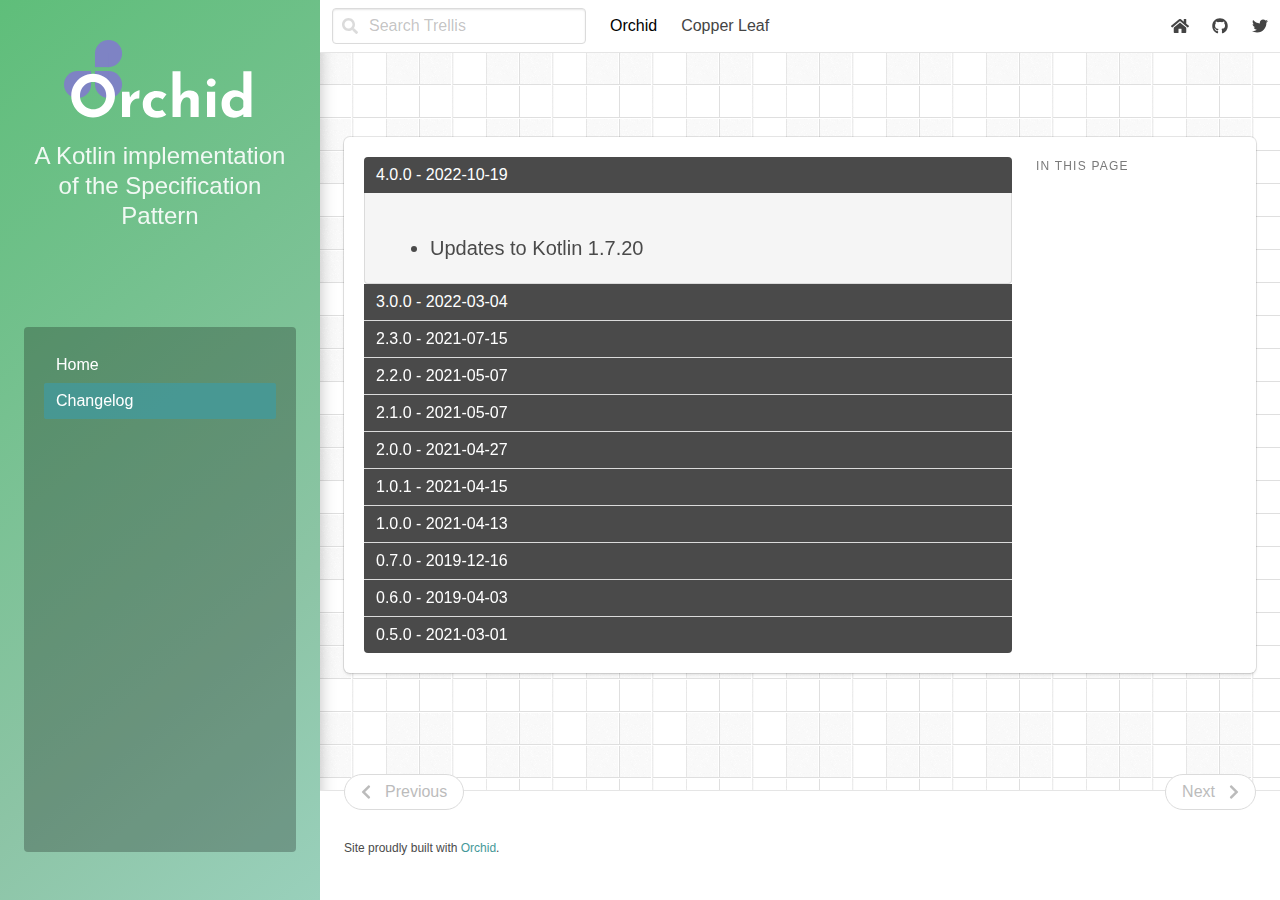
<file: changelog/index.html>
<!DOCTYPE html>
<html class="">
<head>






<meta charset="utf-8"/>
<meta http-equiv="Content-Type" content="text/html; charset=UTF-8">
<meta name="viewport" content="width=device-width, initial-scale=1, user-scalable=no"/>
<meta name="generator" content="Orchid 0.21.1"/>
<link rel="icon" href="https://copper-leaf.github.io/trellis/favicon.ico">


<meta name="robots" content="index, follow">



<title>Changelog</title>


<meta name="description" content="A Kotlin implementation of the Specification Pattern">





<!-- start:inject styles -->
<link rel="stylesheet" type="text/css" href="https://copper-leaf.github.io/trellis/Copper/dd9b49f5/assets/css/bulma.css"  />
<link rel="stylesheet" type="text/css" href="https://copper-leaf.github.io/trellis/Copper/dd9b49f5/assets/css/extraCss.css"  />
<link rel="stylesheet" type="text/css" href="https://copper-leaf.github.io/trellis/Copper/dd9b49f5/assets/css/bulma-tooltip.css"  />
<link rel="stylesheet" type="text/css" href="https://copper-leaf.github.io/trellis/Copper/dd9b49f5/assets/css/bulma-accordion.min.css"  />
<link rel="stylesheet" type="text/css" href="https://copper-leaf.github.io/trellis/assets/css/orchidSearch.css"  />
<link rel="stylesheet" type="text/css" href="https://copper-leaf.github.io/trellis/PrismJS/prism-themes/master/themes/prism-duotone-light.css"  />
<!-- end:inject styles -->



<script>
    window.site = {"orchidVersion":"0.21.1","baseUrl":"https://copper-leaf.github.io/trellis","environment":"prod","version":"4.0.0"};
</script>


    <!-- start:inject meta-components [head] -->
    
    <!-- end:inject meta-components [head] -->



    <!-- start:inject meta-components [head] -->
    

        
            
        

        
            
        
            
        
    
    <!-- end:inject meta-components [head] -->







</head>
<body class="">





    <!-- start:inject meta-components [bodyStart] -->
    
    <!-- end:inject meta-components [bodyStart] -->



    <!-- start:inject meta-components [bodyStart] -->
    

        
            
        

        
    
    <!-- end:inject meta-components [bodyStart] -->





<div class="columns is-marginless is-desktop">

  <div class="column is-one-third-desktop is-one-quarter-widescreen is-one-fifth-fullhd is-paddingless column-main-left is-hidden-mobile is-hidden-touch">
  


    


<section class="hero is-primary is-bold is-fullheight">


<!-- Hero header: will stick at the top -->
<div class="hero-head" style="padding: 0 1.5rem">
  <a href="https://copper-leaf.github.io/trellis"><img src="https://copper-leaf.github.io/trellis/assets/svg/orchid/logo_top_dark.svg" style="padding: 40px 40px 0 40px;"></a>
  <p class="subtitle is-4 has-text-centered">A Kotlin implementation of the Specification Pattern</p>

  <div class="columns is-mobile has-text-centered">
  


  


  </div>
</div>




<!-- Hero content: will be in the middle -->
<div class="hero-body">
  <div class="container sidebar-menu">
    <details class="is-hidden-desktop">
      <summary>
        Menu
      </summary>
      <div id="mobile-sidebar-menu"></div>
    </details>
    <div class="is-hidden-touch">
      <aside class="menu" id="responsive-menu-content">
      
  
  
    <ul class="menu-list">

<li>
  <!-- page=https://copper-leaf.github.io/trellis/changelog 1419428140 -->
  <!-- menuItem.page=https://copper-leaf.github.io/trellis 77334939 -->
  <a href="https://copper-leaf.github.io/trellis" class="">
  
  Home
  </a>
</li>

</ul>
  

  
  
    <ul class="menu-list">

<li>
  <!-- page=https://copper-leaf.github.io/trellis/changelog 1419428140 -->
  <!-- menuItem.page=https://copper-leaf.github.io/trellis/changelog 1419428140 -->
  <a href="https://copper-leaf.github.io/trellis/changelog" class="is-active">
  
  Changelog
  </a>
</li>

</ul>
  

  
  
    <ul class="menu-list">

</ul>
  


      </aside>
    </div>
  </div>
</div>

<script type="text/javascript">
  function copyElem(fromId, toId) {
    var fromElementContent = document.getElementById(fromId);
    var toElementContent = document.getElementById(toId);
    toElementContent.outerHTML = fromElementContent.outerHTML;
  }

  document.addEventListener("DOMContentLoaded", function (event) {
    copyElem('responsive-menu-content', 'mobile-sidebar-menu');
  });
</script>


</section>

  </div>
  <div class="column is-one-third-desktop is-one-quarter-widescreen is-one-fifth-fullhd is-paddingless column-main-left is-hidden-desktop">
  


    


<section class="hero is-primary is-bold ">


<!-- Hero header: will stick at the top -->
<div class="hero-head" style="padding: 0 1.5rem">
  <a href="https://copper-leaf.github.io/trellis"><img src="https://copper-leaf.github.io/trellis/assets/svg/orchid/logo_top_dark.svg" style="padding: 40px 40px 0 40px;"></a>
  <p class="subtitle is-4 has-text-centered">A Kotlin implementation of the Specification Pattern</p>

  <div class="columns is-mobile has-text-centered">
  


  


  </div>
</div>




<!-- Hero content: will be in the middle -->
<div class="hero-body">
  <div class="container sidebar-menu">
    <details class="is-hidden-desktop">
      <summary>
        Menu
      </summary>
      <div id="mobile-sidebar-menu"></div>
    </details>
    <div class="is-hidden-touch">
      <aside class="menu" id="responsive-menu-content">
      
  
  
    <ul class="menu-list">

<li>
  <!-- page=https://copper-leaf.github.io/trellis/changelog 1419428140 -->
  <!-- menuItem.page=https://copper-leaf.github.io/trellis 77334939 -->
  <a href="https://copper-leaf.github.io/trellis" class="">
  
  Home
  </a>
</li>

</ul>
  

  
  
    <ul class="menu-list">

<li>
  <!-- page=https://copper-leaf.github.io/trellis/changelog 1419428140 -->
  <!-- menuItem.page=https://copper-leaf.github.io/trellis/changelog 1419428140 -->
  <a href="https://copper-leaf.github.io/trellis/changelog" class="is-active">
  
  Changelog
  </a>
</li>

</ul>
  

  
  
    <ul class="menu-list">

</ul>
  


      </aside>
    </div>
  </div>
</div>

<script type="text/javascript">
  function copyElem(fromId, toId) {
    var fromElementContent = document.getElementById(fromId);
    var toElementContent = document.getElementById(toId);
    toElementContent.outerHTML = fromElementContent.outerHTML;
  }

  document.addEventListener("DOMContentLoaded", function (event) {
    copyElem('responsive-menu-content', 'mobile-sidebar-menu');
  });
</script>


</section>

  </div>

  <div class="column is-two-thirds-desktop is-three-quarters-widescreen is-four-fifths-fullhd is-paddingless column-main-right">
  

<nav
  class="navbar is-white border-bottom"
  role="navigation"
  aria-label="main navigation"
>
  <div class="container">
    <div class="navbar-brand is-marginless">

      <a role="button" class="navbar-burger burger" aria-label="menu" aria-expanded="false" data-target="navbarMain">
        <span aria-hidden="true"></span>
        <span aria-hidden="true"></span>
        <span aria-hidden="true"></span>
      </a>
    </div>

    <div class="navbar-menu is-marginless" id="navbarMain">
      <div class="navbar-start">
      
<div class="navbar-item">
  <form id="search-input" data-orchid-search>
    <div class="field is-marginless" id="search">
      <div class="control has-icons-left input-control">
        <input class="input" type="text" name="query" placeholder="Search Trellis">

        <span class="icon is-small is-left">
          <i class="fas fa-search"></i>
        </span>

        <div id="search-progress" data-orchid-search-progress style="display: none;">
          <div class="loader">Loading...</div>
        </div>
      </div>
    </div>
    <div id="search-results" data-orchid-search-results style="display: none;">
      <div class="carat"></div>
      <b>
        Search Results
        <i class="fa fa-times" aria-hidden="true" onclick="$('[data-orchid-search-results]').hide()"></i>
      </b>
      <ul></ul>
    </div>
  </form>
</div>

      

  
  
    

<a class="navbar-item " href="https://github.com/orchidhq/Orchid">
Orchid
</a>


  

  
  
    
<div class="navbar-item has-dropdown is-hoverable">


<a class="navbar-item " href="">
Copper Leaf
</a>


  <div class="navbar-dropdown">
  
      

<a class="navbar-item " href="https://github.com/copper-leaf/common">
Common
</a>


    
      

<a class="navbar-item " href="https://github.com/copper-leaf/clog">
Clog
</a>


    
      

<a class="navbar-item " href="https://github.com/copper-leaf/kudzu">
Kudzu
</a>


    
      

<a class="navbar-item " href="https://github.com/copper-leaf/trellis">
Trellis
</a>


    
      

<a class="navbar-item " href="https://github.com/copper-leaf/thistle">
Thistle
</a>


    
      

<a class="navbar-item " href="https://github.com/copper-leaf/kodiak">
Kodiak
</a>


    
      

<a class="navbar-item " href="https://github.com/copper-leaf/krow">
Krow
</a>


    
  </div>
</div>

  


      </div>

      <div class="navbar-end">
      

<div class="navbar-item social-item">
  <a class="icon" href="https://github.com/copper-leaf" title="Copper Leaf Home">
    <i class="fas fa-home"></i>
  </a>
</div>

<div class="navbar-item social-item">
  <a class="icon" href="https://github.com/copper-leaf/trellis" title="Github">
    <i class="fab fa-github"></i>
  </a>
</div>

<div class="navbar-item social-item">
  <a class="icon" href="https://twitter.com/OrchidSSG" title="Twitter">
    <i class="fab fa-twitter"></i>
  </a>
</div>


      </div>
    </div>
  </div>
</nav>


    <div class="textured container" style="width: 100%;">
    
    

    
    
      <article style="position: relative; margin-top: 60px; margin-bottom: 60px;" role="main">
      
      
        <div class="box">
        

<div class="columns">
  <div class="column is-three-quarters-desktop">
  
    <!-- start:inject components -->
    
        
            
                
                    
                        <div class="component component-changelog component-order-0">
                            


<section class="accordions" id="changelog">

  <article class="accordion is-active">
    <div class="accordion-header toggle">
      <p>4.0.0 - 2022-10-19</p>
    </div>
    <div class="accordion-body">
      <div class="accordion-content content is-medium-tablet is-large-fullhd">
      <ul>
<li>Updates to Kotlin 1.7.20</li>
</ul>
      </div>
    </div>
  </article>

  <article class="accordion ">
    <div class="accordion-header toggle">
      <p>3.0.0 - 2022-03-04</p>
    </div>
    <div class="accordion-body">
      <div class="accordion-content content is-medium-tablet is-large-fullhd">
      <ul>
<li>Updates Kotlin version to 1.6.10</li>
<li>Enables ExplicitApi and BinaryCompatibilityValidator on the repo, to improve the stability of its API</li>
</ul>
      </div>
    </div>
  </article>

  <article class="accordion ">
    <div class="accordion-header toggle">
      <p>2.3.0 - 2021-07-15</p>
    </div>
    <div class="accordion-body">
      <div class="accordion-content content is-medium-tablet is-large-fullhd">
      <ul>
<li>Updates Kudzu version to 2.6.0</li>
</ul>
      </div>
    </div>
  </article>

  <article class="accordion ">
    <div class="accordion-header toggle">
      <p>2.2.0 - 2021-05-07</p>
    </div>
    <div class="accordion-body">
      <div class="accordion-content content is-medium-tablet is-large-fullhd">
      <ul>
<li>Updates Kudzu version to 2.5.0, use proper kotlin test dependencies</li>
</ul>
      </div>
    </div>
  </article>

  <article class="accordion ">
    <div class="accordion-header toggle">
      <p>2.1.0 - 2021-05-07</p>
    </div>
    <div class="accordion-body">
      <div class="accordion-content content is-medium-tablet is-large-fullhd">
      <ul>
<li>Updates Kudzu version to 2.4.0</li>
</ul>
      </div>
    </div>
  </article>

  <article class="accordion ">
    <div class="accordion-header toggle">
      <p>2.0.0 - 2021-04-27</p>
    </div>
    <div class="accordion-body">
      <div class="accordion-content content is-medium-tablet is-large-fullhd">
      <ul>
<li>Reimplements DSL with the latest version of Kudzu, and in commonMain sourceset</li>
<li>Overhauls core APIs to streamline everything</li>
</ul>
      </div>
    </div>
  </article>

  <article class="accordion ">
    <div class="accordion-header toggle">
      <p>1.0.1 - 2021-04-15</p>
    </div>
    <div class="accordion-body">
      <div class="accordion-content content is-medium-tablet is-large-fullhd">
      <ul>
<li>Changes AndroidManifest package for dsl artifact to avoid conflicts</li>
</ul>
      </div>
    </div>
  </article>

  <article class="accordion ">
    <div class="accordion-header toggle">
      <p>1.0.0 - 2021-04-13</p>
    </div>
    <div class="accordion-body">
      <div class="accordion-content content is-medium-tablet is-large-fullhd">
      <ul>
<li>Publish to MavenCentral</li>
</ul>
      </div>
    </div>
  </article>

  <article class="accordion ">
    <div class="accordion-header toggle">
      <p>0.7.0 - 2019-12-16</p>
    </div>
    <div class="accordion-body">
      <div class="accordion-content content is-medium-tablet is-large-fullhd">
      <ul>
<li>Improves logging</li>
<li>Removes duplicated unary/binary operation speks from parser module</li>
</ul>
      </div>
    </div>
  </article>

  <article class="accordion ">
    <div class="accordion-header toggle">
      <p>0.6.0 - 2019-04-03</p>
    </div>
    <div class="accordion-body">
      <div class="accordion-content content is-medium-tablet is-large-fullhd">
      <ul>
<li>Allows candidates to be nullable in Spek Expressions</li>
</ul>
      </div>
    </div>
  </article>

  <article class="accordion ">
    <div class="accordion-header toggle">
      <p>0.5.0 - 2021-03-01</p>
    </div>
    <div class="accordion-body">
      <div class="accordion-content content is-medium-tablet is-large-fullhd">
      <ul>
<li>Implements Matcher for introspecting a Spek tree while visiting</li>
<li>Adds <code>trellis-dsl</code> for dynamically parsing and evaluating Spek expressions</li>
</ul>
      </div>
    </div>
  </article>

</section>



                        </div>
                    
                
            
        
    
    <!-- end:inject components -->


  </div>
  
    <div class="column is-one-quarter is-hidden-touch">
      <div class="sticky-menu" style="position: sticky; top: 30px;">
  
  
    
<p class="menu-label">In This Page</p>
  

</div>
    </div>
  
</div>

        </div>
      
      
      </article>
    
      <div class="grow"></div>
      <div class="page-footer">
      
        <nav class="pagination is-rounded footer-pagination" role="navigation" aria-label="pagination">

  <a class="pagination-previous" disabled>
    <span class="inner">
      <span class="icon"><i class="fas fa-chevron-left"></i></span>
      Previous
    </span>
  </a>



  <a class="pagination-next" disabled>
    <span class="inner">
      Next
      <span class="icon"><i class="fas fa-chevron-right"></i></span>
    </span>
  </a>

</nav>

<footer class="footer border-top">
  <div class="content is-small">
  <p>
  Site proudly built with <a href="https://orchid.run/">Orchid</a>.<br>
</p>

  </div>
</footer>

      
      </div>
    </div>
  </div>
</div>






    <!-- start:inject meta-components [bodyEnd] -->
    
    <!-- end:inject meta-components [bodyEnd] -->



    <!-- start:inject meta-components [bodyEnd] -->
    

        
            
        

        
    
    <!-- end:inject meta-components [bodyEnd] -->




<!-- start:inject scripts -->
<script defer data-search-pseudo-elements="true" src="https://copper-leaf.github.io/trellis/Copper/dd9b49f5/releases/v5.4.0/js/all.js"></script>
<script  src="https://copper-leaf.github.io/trellis/Copper/dd9b49f5/assets/js/bulma.js"></script>
<script  src="https://copper-leaf.github.io/trellis/Copper/dd9b49f5/assets/js/bulma-accordion.min.js"></script>
<script  src="https://copper-leaf.github.io/trellis/Copper/dd9b49f5/assets/js/bulma-tabs.js"></script>
<script  src="https://copper-leaf.github.io/trellis/ajax/libs/jquery/3.1.1/jquery.min.js"></script>
<script  src="https://copper-leaf.github.io/trellis/lunr/lunr.js"></script>
<script  src="https://copper-leaf.github.io/trellis/assets/js/orchidSearch.js"></script>
<script  src="https://copper-leaf.github.io/trellis/ajax/libs/prism/1.17.1/prism.min.js"></script>
<script  src="https://copper-leaf.github.io/trellis/ajax/libs/prism/1.17.1/components/prism-kotlin.min.js"></script>
<script  src="https://copper-leaf.github.io/trellis/ajax/libs/prism/1.17.1/components/prism-java.min.js"></script>
<script  src="https://copper-leaf.github.io/trellis/ajax/libs/prism/1.17.1/components/prism-groovy.min.js"></script>
<!-- end:inject scripts -->


</body>
</html>
</file>
